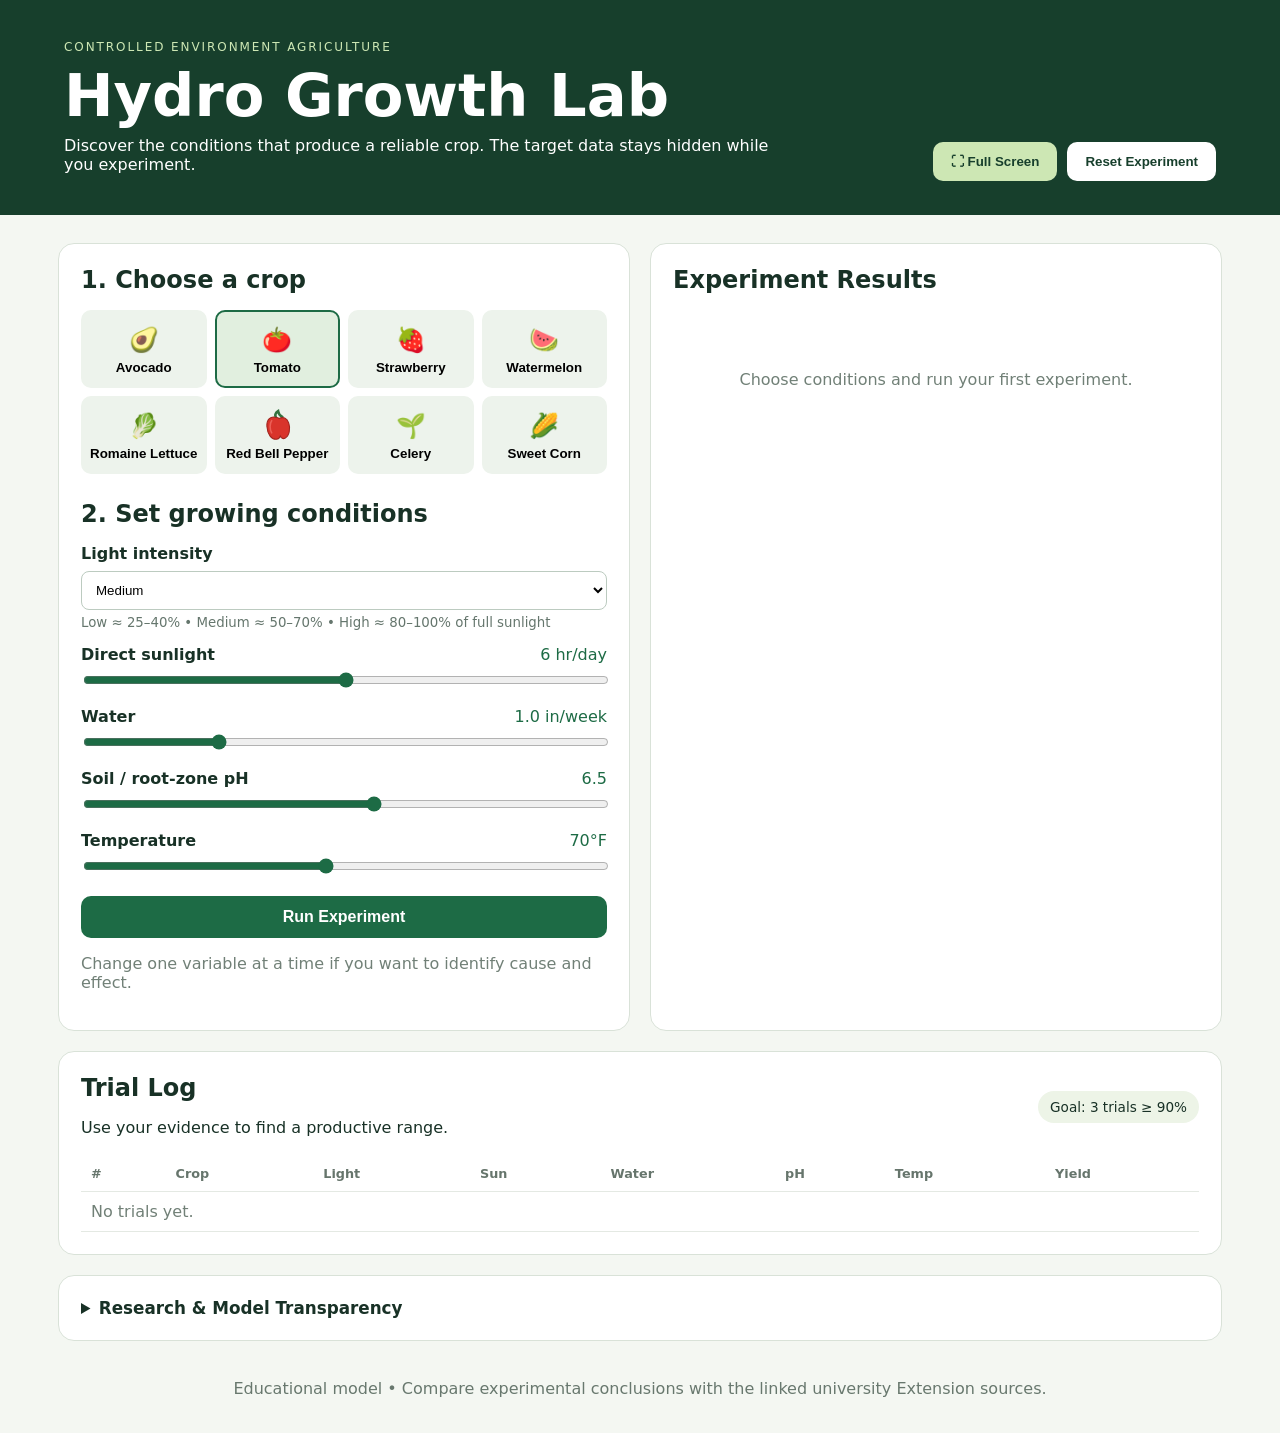
<file: index.html>
<!doctype html>
<html lang="en">
<head>
<meta charset="utf-8"><meta name="viewport" content="width=device-width,initial-scale=1">
<title>Hydro Growth Lab</title>
<style>
:root{font-family:Inter,system-ui,sans-serif;color:#183126;background:#f4f7f2;--green:#1d6b45;--line:#d9e2d8}*{box-sizing:border-box}html,body{margin:0;min-height:100%}body{background:#f4f7f2}header{background:#173f2c;color:white;padding:34px max(5vw,20px);display:flex;justify-content:space-between;gap:24px;align-items:end}header h1{font-size:clamp(2rem,5vw,3.7rem);margin:0}header p{max-width:720px;margin:.4rem 0}.eyebrow{font-size:.75rem;letter-spacing:.16em;color:#cde7b4}.header-actions{display:flex;gap:10px;flex-wrap:wrap}button{border:0;border-radius:10px;padding:12px 18px;font-weight:750;cursor:pointer}header button{background:#fff;color:#173f2c}#fullscreen{background:#cde7b4}.run{background:var(--green);color:#fff;width:100%;font-size:1rem;margin-top:18px}main{max-width:1200px;margin:28px auto;padding:0 18px;display:grid;grid-template-columns:1fr 1fr;gap:20px}.panel{background:#fff;border:1px solid var(--line);border-radius:16px;padding:22px}.wide{grid-column:1/-1}h2{margin:0 0 16px}h3{margin-top:22px}.crop-grid{display:grid;grid-template-columns:repeat(4,1fr);gap:8px;margin-bottom:26px}.crop{background:#edf3ec;border:2px solid transparent;padding:10px 6px;min-height:78px}.crop.active{border-color:var(--green);background:#e1efdf}.crop-icon{display:flex;height:36px;align-items:center;justify-content:center;font-size:1.5rem;margin-bottom:2px}.crop-icon svg{width:34px;height:34px;display:block}.controls{display:grid;gap:15px}label{font-weight:700}label small{display:block;color:#65766d;font-weight:400;margin-top:5px}select,input[type=range]{width:100%;margin-top:8px}select{padding:10px;border:1px solid #bccbc0;border-radius:8px;background:white}input[type=range]{accent-color:var(--green)}output{float:right;font-weight:500;color:var(--green)}.note,.muted{color:#718077}.empty{padding:60px 15px;text-align:center;color:#718077}.score span{font-size:3.4rem;font-weight:850}.score small{display:block}.meter{height:13px;background:#e8ede7;border-radius:10px;margin:15px 0 22px;overflow:hidden}.meter i{display:block;height:100%;width:0;background:var(--green);transition:.4s}.metrics{display:grid;grid-template-columns:repeat(2,1fr);gap:10px}.metrics div{background:#f2f6f1;padding:13px;border-radius:10px}.metrics b,.metrics span{display:block}.metrics span{font-size:.8rem;color:#6a786f}.section-head{display:flex;justify-content:space-between;gap:10px;align-items:center}.section-head p{margin:.25rem 0}.section-head span{background:#edf4e7;padding:8px 12px;border-radius:99px;font-size:.85rem}.table-wrap{overflow-x:auto}table{width:100%;border-collapse:collapse;margin-top:15px}th,td{padding:10px;border-bottom:1px solid #e4e9e3;text-align:left;white-space:nowrap}th{font-size:.8rem;color:#66756c}.research summary{cursor:pointer;font-weight:800;font-size:1.05rem}.source-card{padding:12px 0;border-bottom:1px solid #e6ebe5}.source-card a{color:var(--green)}footer{text-align:center;color:#68786e;padding:10px 20px 35px}.tip{display:inline-grid;place-items:center;width:22px;height:22px;min-width:22px;padding:0;margin-left:5px;border-radius:50%;background:#dce9df;color:#18452f;font-size:.8rem;font-weight:850;vertical-align:middle;border:1px solid #bdd0c1}.tipbox{margin-top:12px;padding:12px 14px;border-left:4px solid var(--green);background:#f4f8f3;border-radius:8px;color:#334b3d;font-size:.92rem;line-height:1.45}.tipbox[hidden]{display:none}html:fullscreen,html:fullscreen body{width:100%;min-height:100%;background:#f4f7f2}@media(max-width:760px){header{align-items:start;flex-direction:column}.header-actions{width:100%}.header-actions button{flex:1}main{grid-template-columns:1fr}.setup,.results,.wide{grid-column:1}.crop-grid{grid-template-columns:repeat(2,1fr)}.metrics{grid-template-columns:1fr 1fr}}
</style></head>
<body>
<header><div><p class="eyebrow">CONTROLLED ENVIRONMENT AGRICULTURE</p><h1>Hydro Growth Lab</h1><p>Discover the conditions that produce a reliable crop. The target data stays hidden while you experiment.</p></div><div class="header-actions"><button id="fullscreen" type="button">⛶ Full Screen</button><button id="reset" type="button">Reset Experiment</button></div></header>
<main>
<section class="panel setup"><h2>1. Choose a crop</h2><div id="crops" class="crop-grid"></div><h2>2. Set growing conditions</h2><div class="controls">
<label>Light intensity<select id="light"><option>Low</option><option selected>Medium</option><option>High</option></select><small>Low ≈ 25–40% • Medium ≈ 50–70% • High ≈ 80–100% of full sunlight</small></label>
<label>Direct sunlight <output id="sunOut">6 hr/day</output><input id="sun" type="range" min="0" max="12" step=".5" value="6"></label>
<label>Water <output id="waterOut">1.0 in/week</output><input id="water" type="range" min="0" max="4" step=".1" value="1"></label>
<label>Soil / root-zone pH <output id="phOut">6.5</output><input id="ph" type="range" min="4" max="8.5" step=".1" value="6.5"></label>
<label>Temperature <output id="tempOut">70°F</output><input id="temp" type="range" min="40" max="105" step="1" value="70"></label></div>
<button class="run" id="run" type="button">Run Experiment</button><p class="note">Change one variable at a time if you want to identify cause and effect.</p></section>
<section class="panel results"><h2>Experiment Results</h2><div id="empty" class="empty">Choose conditions and run your first experiment.</div><div id="result" hidden><div class="score"><div><span id="yield">0%</span><small>Predicted marketable yield <button class="tip" type="button" aria-label="What is predicted marketable yield?" data-tip="The model's estimate of how much usable, harvest-quality food this crop could produce under your chosen conditions. It combines all five growing variables, so one strongly limiting condition can lower the yield.">?</button></small></div><div class="meter"><i id="meter"></i></div></div><div class="metrics"><div><b id="health">—</b><span>Plant health <button class="tip" type="button" aria-label="What is plant health?" data-tip="Overall plant condition based mainly on water, pH, and temperature. A plant can be alive and fairly healthy without producing much usable food.">?</button></span></div><div><b id="growth">—</b><span>Growth <button class="tip" type="button" aria-label="What is growth?" data-tip="How well the plant is expected to build leaves, stems, and roots. This is influenced strongly by light, sunlight, water, and temperature.">?</button></span></div><div><b id="produce">—</b><span>Produce development <button class="tip" type="button" aria-label="What is produce development?" data-tip="How well the edible part of the crop is expected to develop. Good plant growth does not always mean good fruit, heads, stalks, or other harvestable produce.">?</button></span></div><div><b id="reliability">—</b><span>Reliability <button class="tip" type="button" aria-label="What is reliability?" data-tip="Tracks whether you can reproduce high-yield conditions. Reach at least 90% predicted yield in three consecutive trials to demonstrate a reliable growing setup.">?</button></span></div></div><div id="tipbox" class="tipbox" hidden role="status"></div><h3>Field Observations</h3><ul id="observations"></ul></div></section>
<section class="panel wide"><div class="section-head"><div><h2>Trial Log</h2><p>Use your evidence to find a productive range.</p></div><span>Goal: 3 trials ≥ 90%</span></div><div class="table-wrap"><table><thead><tr><th>#</th><th>Crop</th><th>Light</th><th>Sun</th><th>Water</th><th>pH</th><th>Temp</th><th>Yield</th></tr></thead><tbody id="log"><tr><td colspan="8" class="muted">No trials yet.</td></tr></tbody></table></div></section>
<section class="panel wide research"><details><summary>Research &amp; Model Transparency</summary><p><b>Published research</b> establishes crop requirements and thresholds. <b>Simulation model</b> converts those ranges into smooth response curves. Intermediate boundaries are modeling interpolations, not new experimental findings.</p><div id="sources"></div></details></section></main>
<footer>Educational model • Compare experimental conclusions with the linked university Extension sources.</footer>
<script>
const RED_PEPPER=`<svg viewBox="0 0 64 64" aria-hidden="true"><path d="M31 18C27 12 29 7 34 4C35 10 38 13 42 15" fill="none" stroke="#34723f" stroke-width="5" stroke-linecap="round"/><path d="M31 16C20 12 12 20 13 33C14 48 22 58 31 57C35 57 37 54 38 51C40 55 43 57 47 55C55 51 58 37 54 26C51 17 43 14 36 18C34 16 33 16 31 16Z" fill="#d9342b" stroke="#9f241e" stroke-width="2"/><path d="M22 22C18 27 18 38 22 45" fill="none" stroke="#f06a61" stroke-width="3" stroke-linecap="round" opacity=".8"/></svg>`;
window.CROPS=[
{id:"avocado",name:"Avocado",icon:"🥑",light:"High",sun:[6,10],water:[1.2,2.1],ph:[5.5,7],temp:[60,85],ideal:{sun:[8,10],water:[1.5,2],ph:[6,6.5],temp:[65,80]},source:"UC Agriculture & Natural Resources",url:"https://ipm.ucanr.edu/home-and-landscape/cultural-tips-for-growing-avocado/"},
{id:"tomato",name:"Tomato",icon:"🍅",light:"High",sun:[6,12],water:[.8,1.6],ph:[5.8,6.8],temp:[60,90],ideal:{sun:[8,10],water:[1,1.5],ph:[6.2,6.8],temp:[70,80]},source:"Penn State Extension",url:"https://extension.psu.edu/tomato-production"},
{id:"strawberry",name:"Strawberry",icon:"🍓",light:"High",sun:[6,12],water:[1,2],ph:[5.3,6.5],temp:[45,85],ideal:{sun:[8,10],water:[1,1.5],ph:[5.8,6.5],temp:[60,75]},source:"University of Minnesota Extension",url:"https://extension.umn.edu/fruit/growing-strawberries-home-garden"},
{id:"watermelon",name:"Watermelon",icon:"🍉",light:"High",sun:[6,12],water:[.7,2],ph:[5.8,6.6],temp:[65,95],ideal:{sun:[8,10],water:[1,1.5],ph:[6,6.5],temp:[75,90]},source:"Iowa State University Extension",url:"https://yardandgarden.extension.iastate.edu/how-to/growing-watermelon-home-garden"},
{id:"romaine",name:"Romaine Lettuce",icon:"🥬",light:"Medium",sun:[4,8],water:[.8,1.3],ph:[6,6.8],temp:[45,75],ideal:{sun:[5,7],water:[.9,1.1],ph:[6,6.8],temp:[55,65]},source:"University of Minnesota Extension",url:"https://extension.umn.edu/vegetables/growing-lettuce-endive-and-radicchio"},
{id:"pepper",name:"Red Bell Pepper",icon:RED_PEPPER,light:"High",sun:[6,12],water:[.8,1.4],ph:[6,7],temp:[60,90],ideal:{sun:[8,10],water:[.9,1.2],ph:[6.2,7],temp:[70,80]},source:"University of Minnesota Extension",url:"https://extension.umn.edu/vegetables/growing-peppers"},
{id:"celery",name:"Celery",icon:"🌱",light:"Medium",sun:[5,9],water:[1.2,2.2],ph:[6,6.8],temp:[50,75],ideal:{sun:[6,8],water:[1.5,2],ph:[6,6.8],temp:[60,70]},source:"Texas A&M AgriLife",url:"https://aggie-horticulture.tamu.edu/vegetable/wp-content/uploads/sites/10/2011/10/celery2.pdf"},
{id:"corn",name:"Sweet Corn",icon:"🌽",light:"High",sun:[6,12],water:[.8,1.6],ph:[5.8,7],temp:[60,95],ideal:{sun:[8,10],water:[1,1.5],ph:[6,6.5],temp:[70,85]},source:"Iowa State University Extension",url:"https://yardandgarden.extension.iastate.edu/how-to/growing-sweet-corn-home-garden"}];
</script>
<script>
(()=>{const $=s=>document.querySelector(s),crops=window.CROPS;let crop=crops[1],trials=[],streak=0;
function buttons(){const box=$("#crops");crops.forEach(c=>{let b=document.createElement("button");b.type="button";b.className="crop"+(c.id===crop.id?" active":"");b.innerHTML='<span class="crop-icon">'+c.icon+"</span>"+c.name;b.addEventListener("click",()=>{crop=c;[...box.children].forEach(x=>x.classList.remove("active"));b.classList.add("active")});box.appendChild(b)})}
function bind(id,fmt){let e=$("#"+id),o=$("#"+id+"Out");e.addEventListener("input",()=>o.textContent=fmt(+e.value))}bind("sun",v=>v+" hr/day");bind("water",v=>v.toFixed(1)+" in/week");bind("ph",v=>v.toFixed(1));bind("temp",v=>v+"°F");
const lightScore=(a,t)=>{const n={Low:0,Medium:1,High:2};return Math.max(.15,1-Math.abs(n[a]-n[t])*.42)};
function rangeScore(v,g,i){if(v>=i[0]&&v<=i[1])return 1;if(v>=g[0]&&v<=g[1]){let e=v<i[0]?i[0]-v:v-i[1],s=v<i[0]?i[0]-g[0]:g[1]-i[1];return .65+.35*(1-e/(s||1))}let d=v<g[0]?g[0]-v:v-g[1],s=Math.max(g[1]-g[0],1);return Math.max(.05,.6-d/s)}
function quality(n){return n>=.9?"Excellent":n>=.75?"Good":n>=.55?"Fair":n>=.35?"Poor":"Severely stressed"}
function run(){let v={light:$("#light").value,sun:+$("#sun").value,water:+$("#water").value,ph:+$("#ph").value,temp:+$("#temp").value},s={light:lightScore(v.light,crop.light),sun:rangeScore(v.sun,crop.sun,crop.ideal.sun),water:rangeScore(v.water,crop.water,crop.ideal.water),ph:rangeScore(v.ph,crop.ph,crop.ideal.ph),temp:rangeScore(v.temp,crop.temp,crop.ideal.temp)};
let lim=Math.min(...Object.values(s)),geo=Math.pow(Object.values(s).reduce((a,b)=>a*b,1),1/5),base=(.58*geo+.42*lim)*100,j=((trials.length*17+crop.name.length*11)%7)-3,y=Math.max(2,Math.min(100,Math.round(base+j))),obs=[];
if(s.light<.72||s.sun<.72)obs.push("Growth pattern suggests the crop may not be receiving enough usable light.");if(s.water<.72)obs.push(v.water<crop.ideal.water[0]?"Leaves show signs consistent with moisture stress.":"Excess moisture is reducing root-zone performance and produce quality.");if(s.ph<.72)obs.push("Nutrient uptake appears limited even though other conditions may be favorable.");if(s.temp<.72)obs.push(v.temp<crop.ideal.temp[0]?"Development is slow under the current temperature.":"Heat stress is interfering with normal crop development.");if(!obs.length)obs.push("The crop is vigorous and producing consistently under these conditions.");if(y>=90)obs.push("Marketable production is close to the model's maximum for this crop.");
$("#empty").hidden=true;$("#result").hidden=false;$("#yield").textContent=y+"%";$("#meter").style.width=y+"%";$("#health").textContent=quality((s.water+s.ph+s.temp)/3);$("#growth").textContent=quality((s.light+s.sun+s.water+s.temp)/4);$("#produce").textContent=quality((s.light+s.sun+s.water+s.ph+s.temp)/5);streak=y>=90?streak+1:0;$("#reliability").textContent=streak>=3?"Goal met!":streak+"/3 high-yield";$("#observations").innerHTML=obs.map(x=>"<li>"+x+"</li>").join("");trials.push({...v,crop:crop.name,y});renderLog()}
function renderLog(){$("#log").innerHTML=trials.map((t,i)=>"<tr><td>"+(i+1)+"</td><td>"+t.crop+"</td><td>"+t.light+"</td><td>"+t.sun+" hr</td><td>"+t.water.toFixed(1)+" in</td><td>"+t.ph.toFixed(1)+"</td><td>"+t.temp+"°F</td><td><b>"+t.y+"%</b></td></tr>").join("")}
document.querySelectorAll(".tip").forEach(btn=>btn.addEventListener("click",()=>{const box=$("#tipbox"),same=box.dataset.for===btn.getAttribute("aria-label")&&!box.hidden;document.querySelectorAll(".tip").forEach(x=>x.setAttribute("aria-expanded","false"));if(same){box.hidden=true;box.dataset.for="";return}box.textContent=btn.dataset.tip;box.hidden=false;box.dataset.for=btn.getAttribute("aria-label");btn.setAttribute("aria-expanded","true")}));
$("#run").addEventListener("click",run);$("#reset").addEventListener("click",()=>{trials=[];streak=0;$("#result").hidden=true;$("#empty").hidden=false;$("#log").innerHTML='<tr><td colspan="8" class="muted">No trials yet.</td></tr>'});
const fs=$("#fullscreen"),isFS=()=>document.fullscreenElement||document.webkitFullscreenElement;fs.addEventListener("click",async()=>{try{if(isFS()){if(document.exitFullscreen)await document.exitFullscreen();else if(document.webkitExitFullscreen)document.webkitExitFullscreen()}else{const e=document.documentElement;if(e.requestFullscreen)await e.requestFullscreen();else if(e.webkitRequestFullscreen)e.webkitRequestFullscreen();else alert("Fullscreen is not supported by this browser.")}}catch(e){alert("Fullscreen was blocked by the browser or by the page containing the simulation.")}});
function fsText(){fs.textContent=isFS()?"✕ Exit Full Screen":"⛶ Full Screen"}document.addEventListener("fullscreenchange",fsText);document.addEventListener("webkitfullscreenchange",fsText);
$("#sources").innerHTML=crops.map(c=>'<div class="source-card"><b>'+c.name+"</b> — "+c.source+' · <a href="'+c.url+'" target="_blank" rel="noopener">View research source ↗</a></div>').join("");buttons()})();
</script></body></html>
</file>
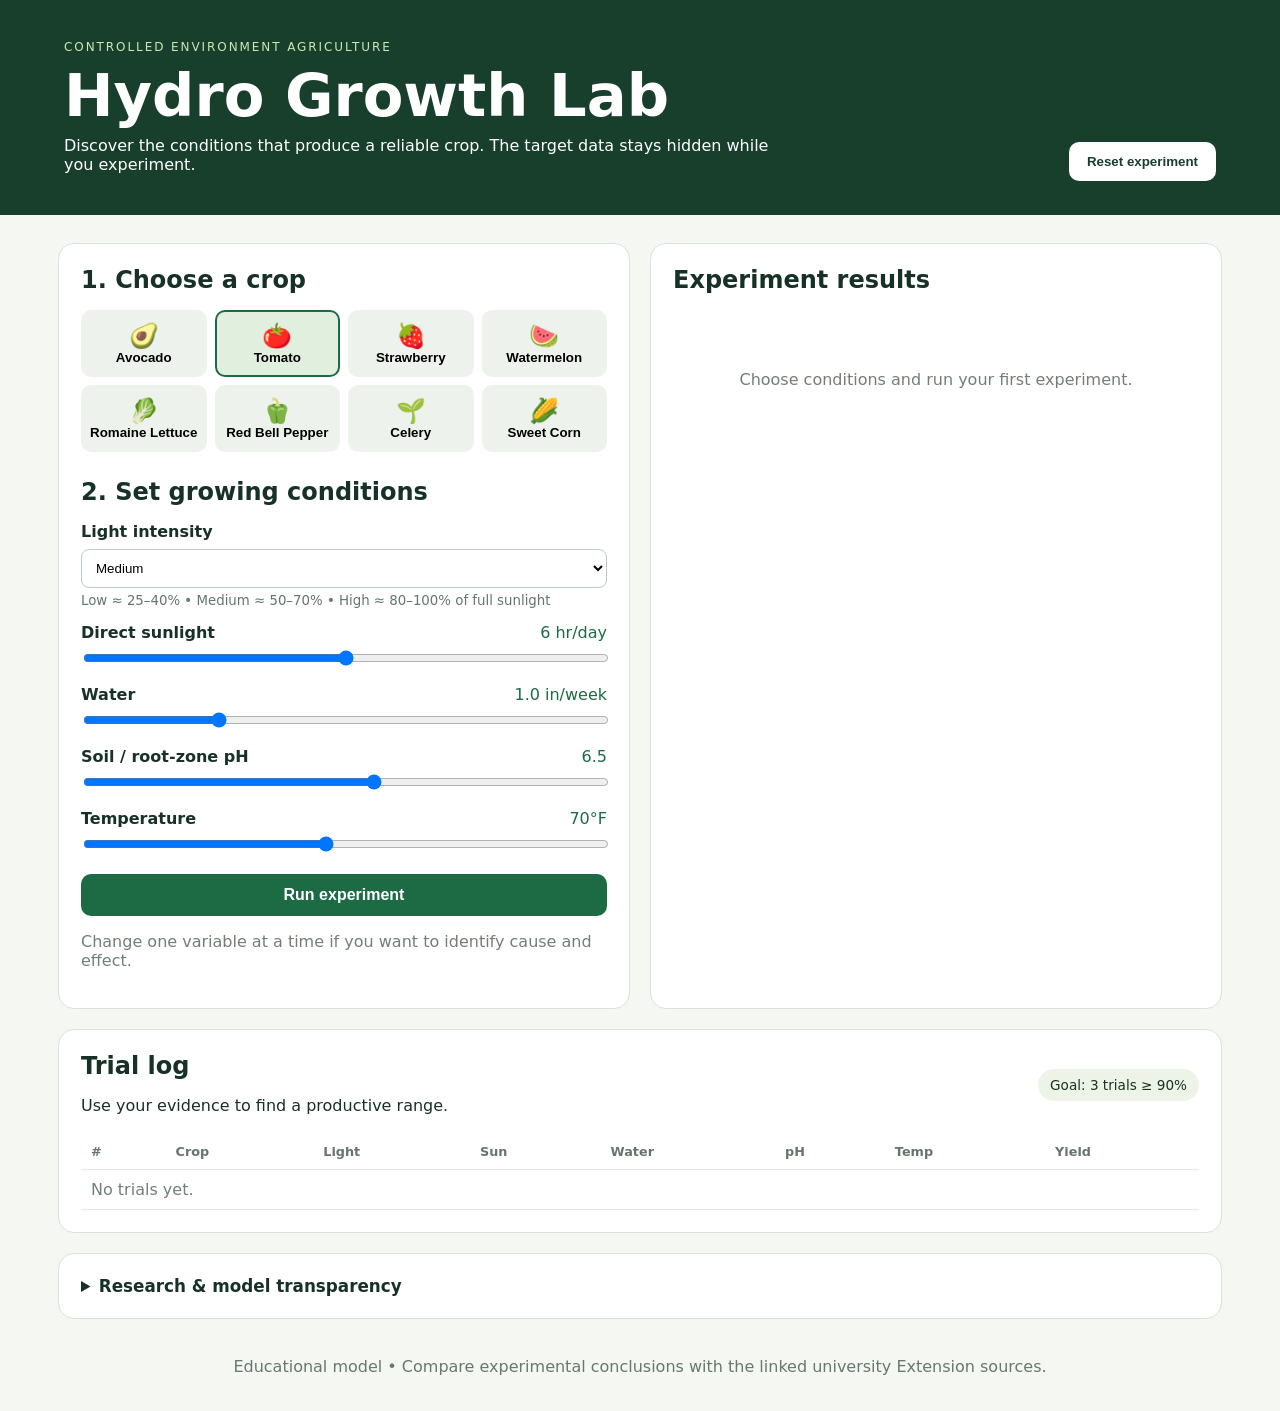
<file: hydro-growth-lab.html>
<!doctype html>
<html lang="en">
<head>
<meta charset="utf-8"><meta name="viewport" content="width=device-width,initial-scale=1">
<title>Hydro Growth Lab</title>
<style>
:root{font-family:Inter,system-ui,sans-serif;color:#183126;background:#f4f7f2;--green:#1d6b45;--lime:#a9d66f;--line:#d9e2d8}*{box-sizing:border-box}body{margin:0}header{background:#173f2c;color:white;padding:34px max(5vw,20px);display:flex;justify-content:space-between;gap:24px;align-items:end}header h1{font-size:clamp(2rem,5vw,3.7rem);margin:0}header p{max-width:720px;margin:.4rem 0}.eyebrow{font-size:.75rem;letter-spacing:.16em;color:#cde7b4}button{border:0;border-radius:10px;padding:12px 18px;font-weight:750;cursor:pointer}header button{background:#fff;color:#173f2c}.run{background:var(--green);color:#fff;width:100%;font-size:1rem;margin-top:18px}main{max-width:1200px;margin:28px auto;padding:0 18px;display:grid;grid-template-columns:1fr 1fr;gap:20px}.panel{background:#fff;border:1px solid var(--line);border-radius:16px;padding:22px}.wide{grid-column:1/-1}h2{margin:0 0 16px}h3{margin-top:22px}.crop-grid{display:grid;grid-template-columns:repeat(4,1fr);gap:8px;margin-bottom:26px}.crop{background:#edf3ec;border:2px solid transparent;padding:10px 6px}.crop.active{border-color:var(--green);background:#e1efdf}.crop span{display:block;font-size:1.5rem}.controls{display:grid;gap:15px}label{font-weight:700}label small{display:block;color:#65766d;font-weight:400;margin-top:5px}select,input[type=range]{width:100%;margin-top:8px}select{padding:10px;border:1px solid #bccbc0;border-radius:8px;background:white}output{float:right;font-weight:500;color:var(--green)}.note,.muted{color:#718077}.empty{padding:60px 15px;text-align:center;color:#718077}.score span{font-size:3.4rem;font-weight:850}.score small{display:block}.meter{height:13px;background:#e8ede7;border-radius:10px;margin:15px 0 22px;overflow:hidden}.meter i{display:block;height:100%;width:0;background:var(--green);transition:.4s}.metrics{display:grid;grid-template-columns:repeat(2,1fr);gap:10px}.metrics div{background:#f2f6f1;padding:13px;border-radius:10px}.metrics b,.metrics span{display:block}.metrics span{font-size:.8rem;color:#6a786f}.section-head{display:flex;justify-content:space-between;gap:10px;align-items:center}.section-head p{margin:.25rem 0}.section-head span{background:#edf4e7;padding:8px 12px;border-radius:99px;font-size:.85rem}.table-wrap{overflow-x:auto}table{width:100%;border-collapse:collapse;margin-top:15px}th,td{padding:10px;border-bottom:1px solid #e4e9e3;text-align:left;white-space:nowrap}th{font-size:.8rem;color:#66756c}.research summary{cursor:pointer;font-weight:800;font-size:1.05rem}.source-card{padding:12px 0;border-bottom:1px solid #e6ebe5}.source-card a{color:var(--green)}footer{text-align:center;color:#68786e;padding:10px 20px 35px}@media(max-width:760px){header{align-items:start;flex-direction:column}main{grid-template-columns:1fr}.setup,.results,.wide{grid-column:1}.crop-grid{grid-template-columns:repeat(2,1fr)}.metrics{grid-template-columns:1fr 1fr}}.tip{display:inline-grid;place-items:center;width:22px;height:22px;min-width:22px;padding:0;margin-left:5px;border-radius:50%;background:#dce9df;color:#18452f;font-size:.8rem;font-weight:850;vertical-align:middle;border:1px solid #bdd0c1}.tip:hover,.tip:focus{background:#c9ddcd;outline:2px solid transparent}.tipbox{margin-top:12px;padding:12px 14px;border-left:4px solid var(--green);background:#f4f8f3;border-radius:8px;color:#334b3d;font-size:.92rem;line-height:1.45}.tipbox[hidden]{display:none}
</style>
</head>
<body>
<header><div><p class="eyebrow">CONTROLLED ENVIRONMENT AGRICULTURE</p><h1>Hydro Growth Lab</h1><p>Discover the conditions that produce a reliable crop. The target data stays hidden while you experiment.</p></div><button id="reset">Reset experiment</button></header>
<main>
<section class="panel setup">
<h2>1. Choose a crop</h2><div id="crops" class="crop-grid"></div>
<h2>2. Set growing conditions</h2>
<div class="controls">
<label>Light intensity<select id="light"><option>Low</option><option selected>Medium</option><option>High</option></select><small>Low ≈ 25–40% • Medium ≈ 50–70% • High ≈ 80–100% of full sunlight</small></label>
<label>Direct sunlight <output id="sunOut">6 hr/day</output><input id="sun" type="range" min="0" max="12" step=".5" value="6"></label>
<label>Water <output id="waterOut">1.0 in/week</output><input id="water" type="range" min="0" max="4" step=".1" value="1"></label>
<label>Soil / root-zone pH <output id="phOut">6.5</output><input id="ph" type="range" min="4" max="8.5" step=".1" value="6.5"></label>
<label>Temperature <output id="tempOut">70°F</output><input id="temp" type="range" min="40" max="105" step="1" value="70"></label>
</div>
<button class="run" id="run">Run experiment</button><p class="note">Change one variable at a time if you want to identify cause and effect.</p>
</section>
<section class="panel results">
<h2>Experiment results</h2><div id="empty" class="empty">Choose conditions and run your first experiment.</div>
<div id="result" hidden>
<div class="score"><div><span id="yield">0%</span><small>Predicted marketable yield <button class="tip" type="button" aria-label="What is predicted marketable yield?" data-tip="The model’s estimate of how much usable, harvest-quality food this crop could produce under your chosen conditions. It combines all five growing variables, so one strongly limiting condition can lower the yield.">?</button></small></div><div class="meter"><i id="meter"></i></div></div>
<div class="metrics">
<div><b id="health">—</b><span>Plant health <button class="tip" type="button" aria-label="What is plant health?" data-tip="Overall plant condition based mainly on water, pH, and temperature. A plant can be alive and fairly healthy without producing much usable food.">?</button></span></div>
<div><b id="growth">—</b><span>Growth <button class="tip" type="button" aria-label="What is growth?" data-tip="How well the plant is expected to build leaves, stems, and roots. This is influenced strongly by light, sunlight, water, and temperature.">?</button></span></div>
<div><b id="produce">—</b><span>Produce development <button class="tip" type="button" aria-label="What is produce development?" data-tip="How well the edible part of the crop is expected to develop. Good plant growth does not always mean good fruit, heads, stalks, or other harvestable produce.">?</button></span></div>
<div><b id="reliability">—</b><span>Reliability <button class="tip" type="button" aria-label="What is reliability?" data-tip="Tracks whether you can reproduce high-yield conditions. Reach at least 90% predicted yield in three consecutive trials to demonstrate a reliable growing setup.">?</button></span></div>
</div>
<div id="tipbox" class="tipbox" hidden role="status"></div>
<h3>Field observations</h3><ul id="observations"></ul>
</div>
</section>
<section class="panel wide"><div class="section-head"><div><h2>Trial log</h2><p>Use your evidence to find a productive range.</p></div><span id="goal">Goal: 3 trials ≥ 90%</span></div><div class="table-wrap"><table><thead><tr><th>#</th><th>Crop</th><th>Light</th><th>Sun</th><th>Water</th><th>pH</th><th>Temp</th><th>Yield</th></tr></thead><tbody id="log"><tr><td colspan="8" class="muted">No trials yet.</td></tr></tbody></table></div></section>
<section class="panel wide research"><details><summary>Research &amp; model transparency</summary><p><b>Published research</b> establishes crop requirements and thresholds. <b>Simulation model</b> converts those ranges into smooth response curves. Intermediate boundaries are modeling interpolations, not new experimental findings.</p><div id="sources"></div></details></section>
</main>
<footer>Educational model • Compare experimental conclusions with the linked university Extension sources.</footer>
<script>
window.CROPS=[
{id:"avocado",name:"Avocado",icon:"🥑",light:"High",sun:[6,10],water:[1.2,2.1],ph:[5.5,7.0],temp:[60,85],ideal:{sun:[8,10],water:[1.5,2],ph:[6,6.5],temp:[65,80]},source:"UC Agriculture & Natural Resources",url:"https://ipm.ucanr.edu/home-and-landscape/cultural-tips-for-growing-avocado/"},
{id:"tomato",name:"Tomato",icon:"🍅",light:"High",sun:[6,12],water:[.8,1.6],ph:[5.8,6.8],temp:[60,90],ideal:{sun:[8,10],water:[1,1.5],ph:[6.2,6.8],temp:[70,80]},source:"Penn State Extension",url:"https://extension.psu.edu/tomato-production"},
{id:"strawberry",name:"Strawberry",icon:"🍓",light:"High",sun:[6,12],water:[1,2],ph:[5.3,6.5],temp:[45,85],ideal:{sun:[8,10],water:[1,1.5],ph:[5.8,6.5],temp:[60,75]},source:"University of Minnesota Extension",url:"https://extension.umn.edu/fruit/growing-strawberries-home-garden"},
{id:"watermelon",name:"Watermelon",icon:"🍉",light:"High",sun:[6,12],water:[.7,2],ph:[5.8,6.6],temp:[65,95],ideal:{sun:[8,10],water:[1,1.5],ph:[6,6.5],temp:[75,90]},source:"Iowa State University Extension",url:"https://yardandgarden.extension.iastate.edu/how-to/growing-watermelon-home-garden"},
{id:"romaine",name:"Romaine Lettuce",icon:"🥬",light:"Medium",sun:[4,8],water:[.8,1.3],ph:[6,6.8],temp:[45,75],ideal:{sun:[5,7],water:[.9,1.1],ph:[6,6.8],temp:[55,65]},source:"University of Minnesota Extension",url:"https://extension.umn.edu/vegetables/growing-lettuce-endive-and-radicchio"},
{id:"pepper",name:"Red Bell Pepper",icon:"🫑",light:"High",sun:[6,12],water:[.8,1.4],ph:[6,7],temp:[60,90],ideal:{sun:[8,10],water:[.9,1.2],ph:[6.2,7],temp:[70,80]},source:"University of Minnesota Extension",url:"https://extension.umn.edu/vegetables/growing-peppers"},
{id:"celery",name:"Celery",icon:"🌱",light:"Medium",sun:[5,9],water:[1.2,2.2],ph:[6,6.8],temp:[50,75],ideal:{sun:[6,8],water:[1.5,2],ph:[6,6.8],temp:[60,70]},source:"Texas A&M AgriLife",url:"https://aggie-horticulture.tamu.edu/vegetable/wp-content/uploads/sites/10/2011/10/celery2.pdf"},
{id:"corn",name:"Sweet Corn",icon:"🌽",light:"High",sun:[6,12],water:[.8,1.6],ph:[5.8,7],temp:[60,95],ideal:{sun:[8,10],water:[1,1.5],ph:[6,6.5],temp:[70,85]},source:"Iowa State University Extension",url:"https://yardandgarden.extension.iastate.edu/how-to/growing-sweet-corn-home-garden"}
];
</script>
<script>
(()=>{const $=s=>document.querySelector(s),crops=window.CROPS;let crop=crops[1],trials=[],streak=0;
function buttons(){const box=$("#crops");crops.forEach(c=>{let b=document.createElement("button");b.className="crop"+(c.id===crop.id?" active":"");b.innerHTML="<span>"+c.icon+"</span>"+c.name;b.addEventListener("click",()=>{crop=c;[...box.children].forEach(x=>x.classList.remove("active"));b.classList.add("active")});box.appendChild(b)})}
function bind(id,fmt){let e=$("#"+id),o=$("#"+id+"Out");e.addEventListener("input",()=>o.textContent=fmt(+e.value))}
bind("sun",v=>v+" hr/day");bind("water",v=>v.toFixed(1)+" in/week");bind("ph",v=>v.toFixed(1));bind("temp",v=>v+"°F");
const lightScore=(actual,target)=>{const n={Low:0,Medium:1,High:2};return Math.max(.15,1-Math.abs(n[actual]-n[target])*.42)};
function rangeScore(v,good,ideal){if(v>=ideal[0]&&v<=ideal[1])return 1;if(v>=good[0]&&v<=good[1]){let edge=v<ideal[0]?ideal[0]-v:v-ideal[1],span=v<ideal[0]?ideal[0]-good[0]:good[1]-ideal[1];return .65+.35*(1-edge/(span||1))}let d=v<good[0]?good[0]-v:v-good[1],span=Math.max(good[1]-good[0],1);return Math.max(.05,.6-d/span)}
function quality(n){return n>=.9?"Excellent":n>=.75?"Good":n>=.55?"Fair":n>=.35?"Poor":"Severely stressed"}
function run(){let vals={light:$("#light").value,sun:+$("#sun").value,water:+$("#water").value,ph:+$("#ph").value,temp:+$("#temp").value};
let s={light:lightScore(vals.light,crop.light),sun:rangeScore(vals.sun,crop.sun,crop.ideal.sun),water:rangeScore(vals.water,crop.water,crop.ideal.water),ph:rangeScore(vals.ph,crop.ph,crop.ideal.ph),temp:rangeScore(vals.temp,crop.temp,crop.ideal.temp)};
let limiting=Math.min(...Object.values(s)),geo=Math.pow(Object.values(s).reduce((a,b)=>a*b,1),1/5);let base=(.58*geo+.42*limiting)*100;let jitter=((trials.length*17+crop.name.length*11)%7)-3;let y=Math.max(2,Math.min(100,Math.round(base+jitter)));
let obs=[];if(s.light<.72||s.sun<.72)obs.push("Growth pattern suggests the crop may not be receiving enough usable light.");if(s.water<.72)obs.push(vals.water<crop.ideal.water[0]?"Leaves show signs consistent with moisture stress.":"Excess moisture is reducing root-zone performance and produce quality.");if(s.ph<.72)obs.push("Nutrient uptake appears limited even though other conditions may be favorable.");if(s.temp<.72)obs.push(vals.temp<crop.ideal.temp[0]?"Development is slow under the current temperature.":"Heat stress is interfering with normal crop development.");if(!obs.length)obs.push("The crop is vigorous and producing consistently under these conditions.");if(y>=90)obs.push("Marketable production is close to the model's maximum for this crop.");
$("#empty").hidden=true;$("#result").hidden=false;$("#yield").textContent=y+"%";$("#meter").style.width=y+"%";$("#health").textContent=quality((s.water+s.ph+s.temp)/3);$("#growth").textContent=quality((s.light+s.sun+s.water+s.temp)/4);$("#produce").textContent=quality((s.light+s.sun+s.water+s.ph+s.temp)/5);streak=y>=90?streak+1:0;$("#reliability").textContent=streak>=3?"Goal met!":streak+"/3 high-yield";$("#observations").innerHTML=obs.map(x=>"<li>"+x+"</li>").join("");
trials.push({...vals,crop:crop.name,y});renderLog()}
function renderLog(){let l=$("#log");l.innerHTML=trials.map((t,i)=>"<tr><td>"+(i+1)+"</td><td>"+t.crop+"</td><td>"+t.light+"</td><td>"+t.sun+" hr</td><td>"+t.water.toFixed(1)+'"</td><td>'+t.ph.toFixed(1)+"</td><td>"+t.temp+"°F</td><td><b>"+t.y+"%</b></td></tr>").join("")}
document.querySelectorAll(".tip").forEach(btn=>{btn.addEventListener("click",()=>{const box=$("#tipbox"),same=box.dataset.for===btn.getAttribute("aria-label")&&!box.hidden;document.querySelectorAll(".tip").forEach(x=>x.setAttribute("aria-expanded","false"));if(same){box.hidden=true;box.dataset.for="";return}box.textContent=btn.dataset.tip;box.hidden=false;box.dataset.for=btn.getAttribute("aria-label");btn.setAttribute("aria-expanded","true")})});
$("#run").addEventListener("click",run);$("#reset").addEventListener("click",()=>{trials=[];streak=0;$("#result").hidden=true;$("#empty").hidden=false;$("#log").innerHTML='<tr><td colspan="8" class="muted">No trials yet.</td></tr>'});
$("#sources").innerHTML=crops.map(c=>'<div class="source-card"><b>'+c.icon+" "+c.name+"</b> — "+c.source+' · <a href="'+c.url+'" target="_blank" rel="noopener">View research source ↗</a></div>').join("");buttons()})();
</script>
</body></html>
</file>
